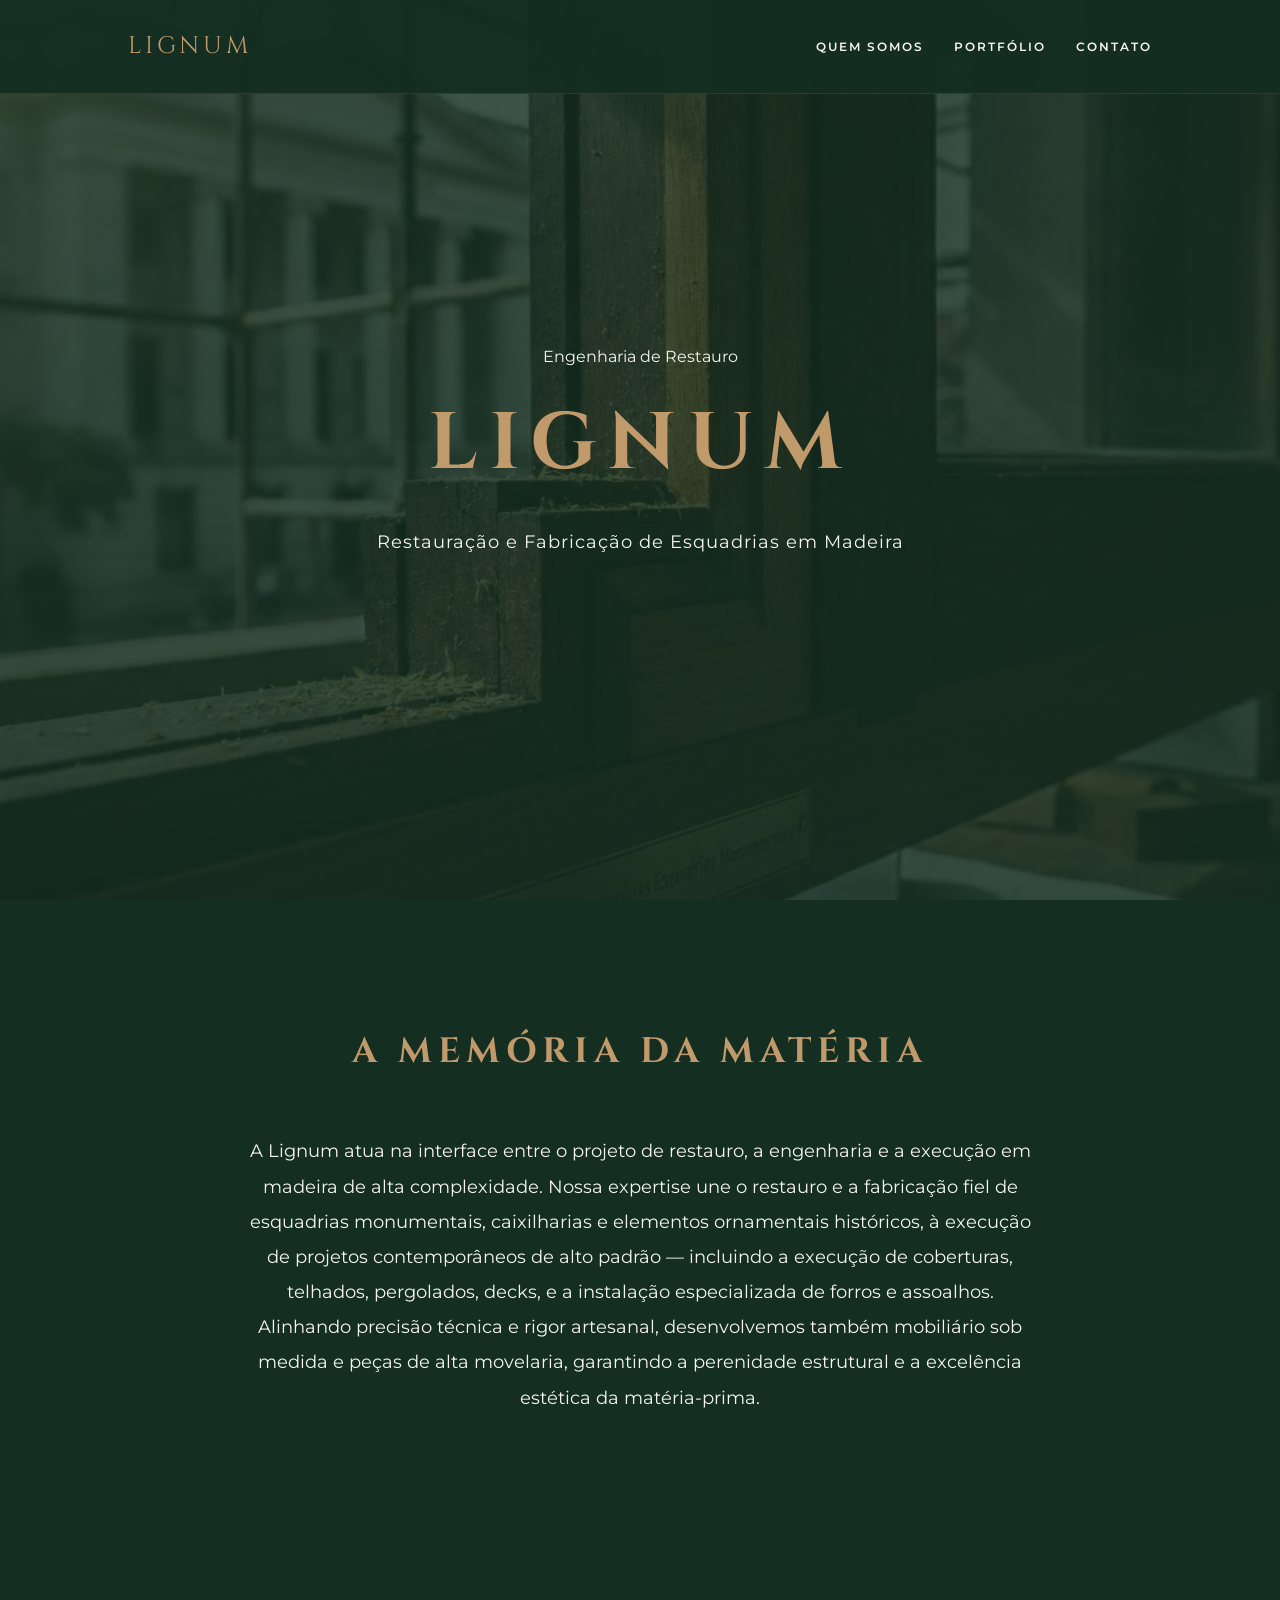
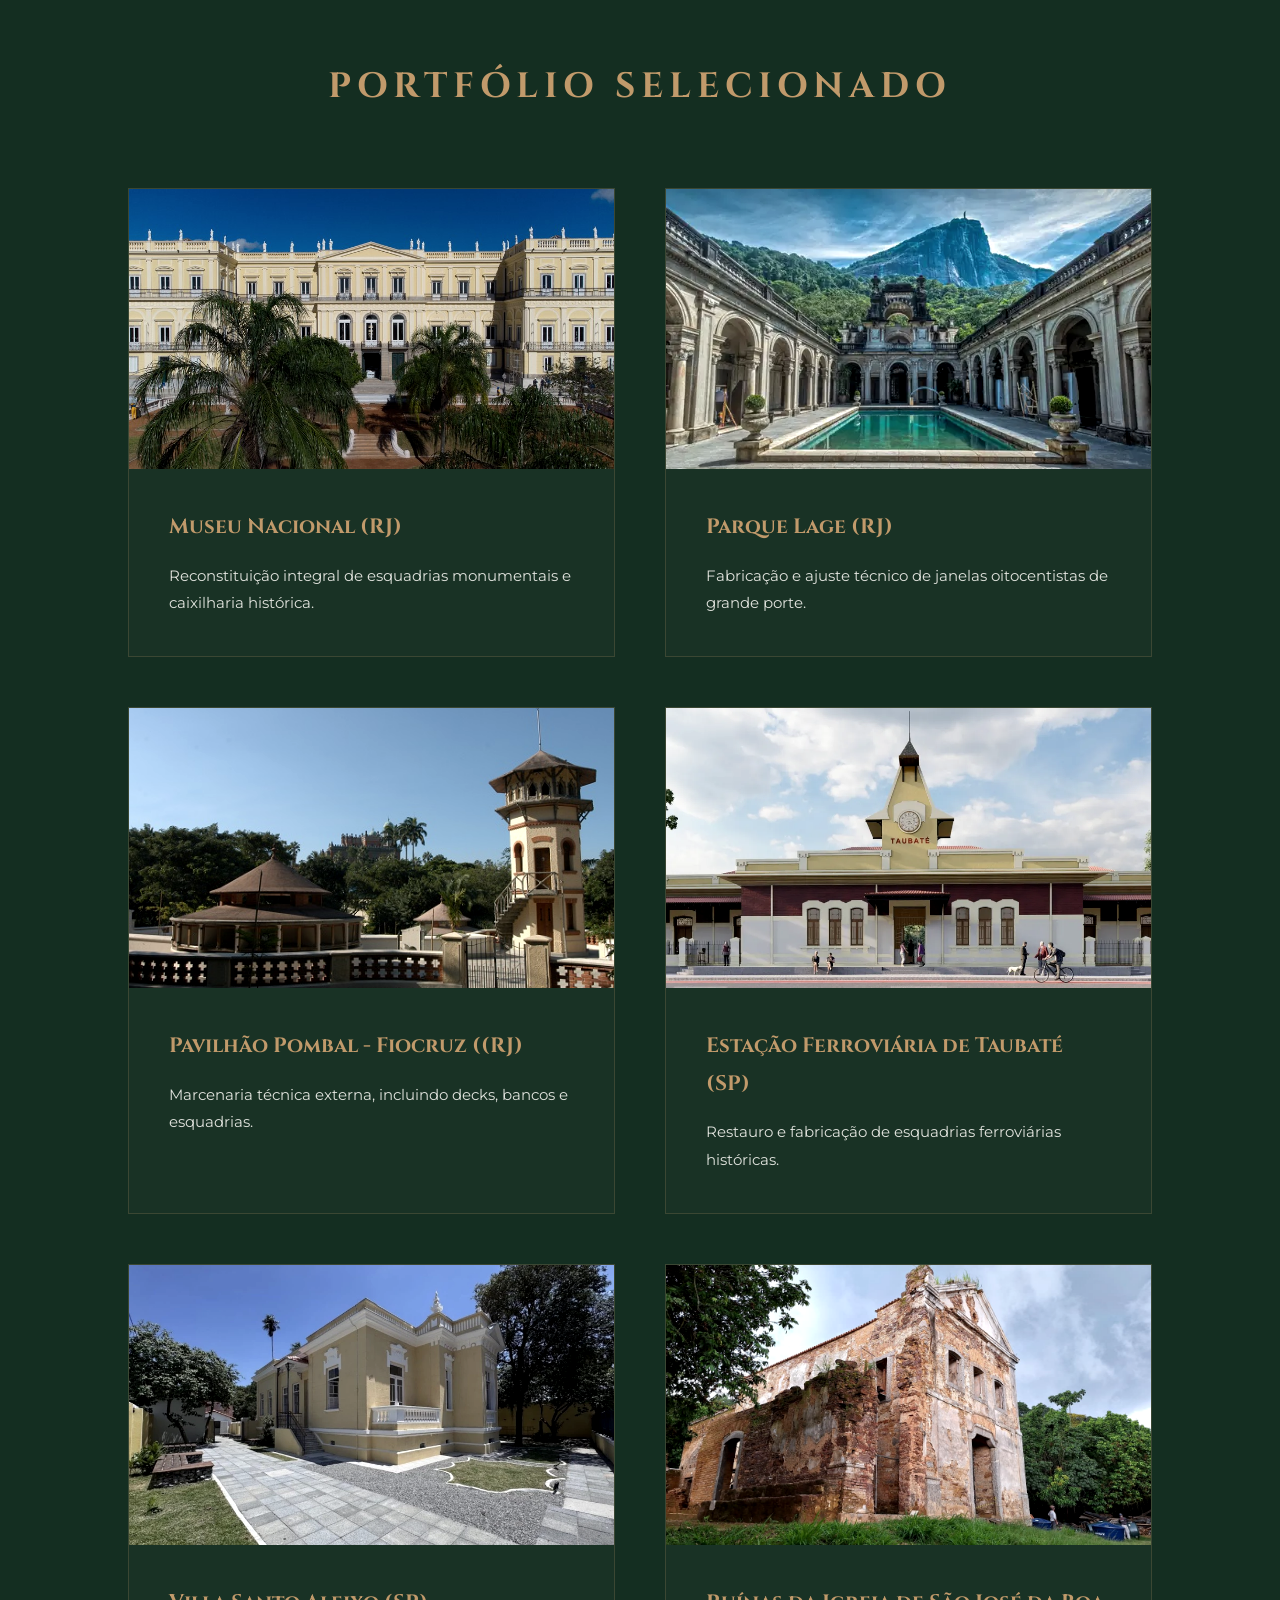
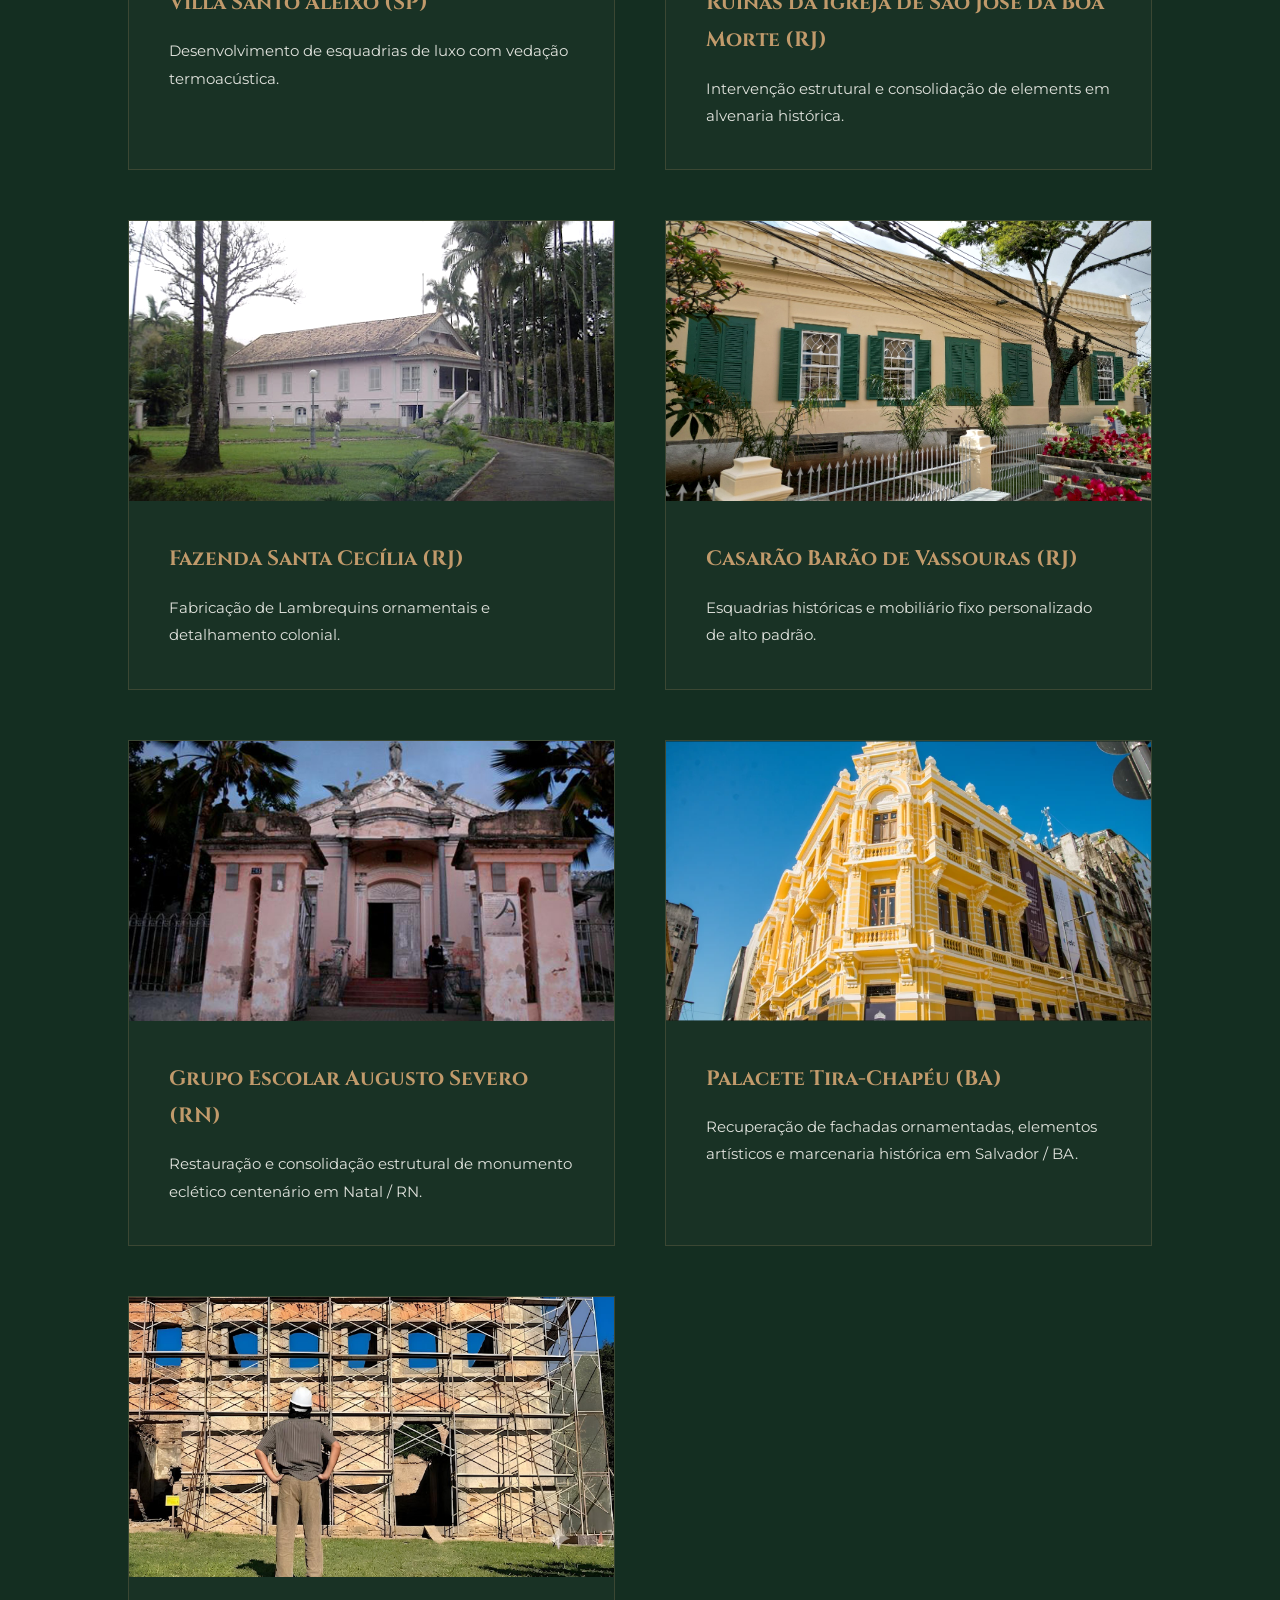
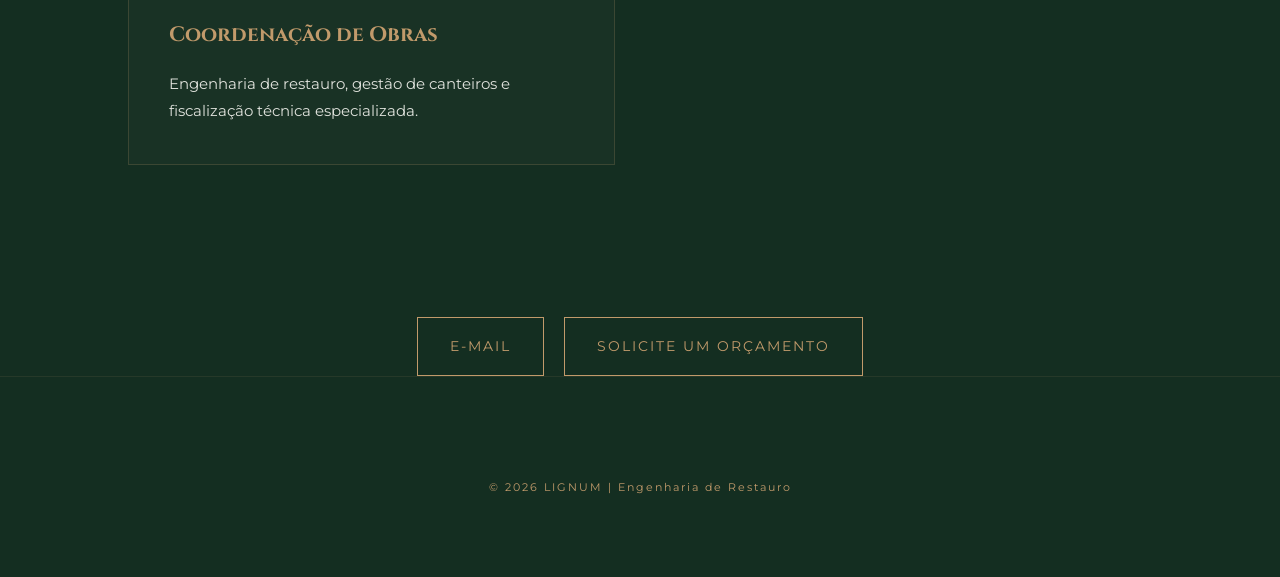
<file: index.html>
<!DOCTYPE html>
<html lang="pt-br">
<head>
    <meta charset="UTF-8">
    <meta name="viewport" content="width=device-width, initial-scale=1.0">
    <title>LIGNUM | Engenharia de Restauro</title>
    <link rel="preconnect" href="https://fonts.googleapis.com">
    <link rel="preconnect" href="https://fonts.gstatic.com" crossorigin>
    <link href="https://fonts.googleapis.com/css2?family=Cinzel:wght@400;700&family=Montserrat:wght@300;400;600&display=swap" rel="stylesheet">
    <link rel="stylesheet" href="style.css">
</head>
<body>

    <nav>
        <a href="#" class="logo">Lignum</a>
        <ul>
            <li><a href="#sobre">QUEM SOMOS</a></li>
            <li><a href="#projetos">PORTFÓLIO</a></li>
            <li><a href="#contato">CONTATO</a></li>
        </ul>
    </nav>

    <header>
        <p class="hero-tagline">Engenharia de Restauro</p>
        <h1>Lignum</h1>
        <p class="subtitle">Restauração e Fabricação de Esquadrias em Madeira</p>
    </header>

  <section id="sobre">
        <h2>A Memória da Matéria</h2>
        <div class="sobre-conteudo">
            <p>A Lignum atua na interface entre o projeto de restauro, a engenharia e a execução em madeira de alta complexidade. Nossa expertise une o restauro e a fabricação fiel de esquadrias monumentais, caixilharias e elementos ornamentais históricos, à execução de projetos contemporâneos de alto padrão — incluindo a execução de coberturas, telhados, pergolados, decks, e a instalação especializada de forros e assoalhos. Alinhando precisão técnica e rigor artesanal, desenvolvemos também mobiliário sob medida e peças de alta movelaria, garantindo a perenidade estrutural e a excelência estética da matéria-prima.</p>
        </div>
    </section>

    <section id="projetos">
        <h2>Portfólio Selecionado</h2>
        <div class="grid-projetos">
            
            <a href="projetos/museu-nacional.html" class="card-projeto">
                <div class="placeholder-imagem">
                    <img src="assets/img/museu-capa.jpg" alt="Museu Nacional" style="width: 100%; height: 100%; object-fit: cover; filter: grayscale(20%) contrast(110%);">
                </div>
                <div class="card-info">
                    <h3>Museu Nacional (RJ)</h3>
                    <p>Reconstituição integral de esquadrias monumentais e caixilharia histórica.</p>
                </div>
            </a>

            <a href="projetos/parque-lage.html" class="card-projeto">
                <div class="placeholder-imagem">
                    <img src="assets/img/parque-lage-capa.jpg" alt="Parque Lage" style="width: 100%; height: 100%; object-fit: cover; filter: grayscale(20%) contrast(110%);">
                </div>
                <div class="card-info">
                    <h3>Parque Lage (RJ)</h3>
                    <p>Fabricação e ajuste técnico de janelas oitocentistas de grande porte.</p>
                </div>
            </a>

            <a href="projetos/fiocruz.html" class="card-projeto">
                <div class="placeholder-imagem">
                    <img src="assets/img/fiocruz-capa.jpg" alt="Pavilhão Pombal Fiocruz" style="width: 100%; height: 100%; object-fit: cover; filter: grayscale(20%) contrast(110%);">
                </div>
                <div class="card-info">
                    <h3>Pavilhão Pombal - Fiocruz ((RJ)</h3>
                    <p>Marcenaria técnica externa, incluindo decks, bancos e esquadrias.</p>
                </div>
            </a>

            <a href="projetos/taubate.html" class="card-projeto">
                <div class="placeholder-imagem">
                    <img src="assets/img/taubate-capa.jpg" alt="Estação Taubaté" style="width: 100%; height: 100%; object-fit: cover; filter: grayscale(20%) contrast(110%);">
                </div>
                <div class="card-info">
                    <h3>Estação Ferroviária de Taubaté (SP)</h3>
                    <p>Restauro e fabricação de esquadrias ferroviárias históricas.</p>
                </div>
            </a>

            <a href="projetos/villa-santo-aleixo.html" class="card-projeto">
                <div class="placeholder-imagem">
                    <img src="assets/img/santo-aleixo-capa.jpg" alt="Villa Santo Aleixo" style="width: 100%; height: 100%; object-fit: cover; filter: grayscale(20%) contrast(110%);">
                </div>
                <div class="card-info">
                    <h3>Villa Santo Aleixo (SP)</h3>
                    <p>Desenvolvimento de esquadrias de luxo com vedação termoacústica.</p>
                </div>
            </a>

            <a href="projetos/ruina-macacu.html" class="card-projeto">
                <div class="placeholder-imagem">
                    <img src="assets/img/macacu-capa.jpg" alt="Ruínas de Macacu" style="width: 100%; height: 100%; object-fit: cover; filter: grayscale(20%) contrast(110%);">
                </div>
                <div class="card-info">
                    <h3>Ruínas da Igreja de São José da Boa Morte (RJ)</h3>
                    <p>Intervenção estrutural e consolidação de elements em alvenaria histórica.</p>
                </div>
            </a>

            <a href="projetos/fazenda-santa-cecilia.html" class="card-projeto">
                <div class="placeholder-imagem">
                    <img src="assets/img/santa-cecilia-capa.jpg" alt="Fazenda Santa Cecília" style="width: 100%; height: 100%; object-fit: cover; filter: grayscale(20%) contrast(110%);">
                </div>
                <div class="card-info">
                    <h3>Fazenda Santa Cecília (RJ)</h3>
                    <p>Fabricação de Lambrequins ornamentais e detalhamento colonial.</p>
                </div>
            </a>

            <a href="projetos/casarao-vassouras.html" class="card-projeto">
                <div class="placeholder-imagem">
                    <img src="assets/img/vassouras-capa.jpg" alt="Casarão Barão de Vassouras" style="width: 100%; height: 100%; object-fit: cover; filter: grayscale(20%) contrast(110%);">
                </div>
                <div class="card-info">
                    <h3>Casarão Barão de Vassouras (RJ)</h3>
                    <p>Esquadrias históricas e mobiliário fixo personalizado de alto padrão.</p>
                </div>
            </a>

<a href="projetos/augusto-severo.html" class="card-projeto">
        <div class="placeholder-imagem">
            <img src="assets/img/augusto-severo-capa.jpg" alt="Grupo Escolar Augusto Severo Lignum" style="width: 100%; height: 100%; object-fit: cover;">
        </div>
        <div class="card-info">
            <h3>Grupo Escolar Augusto Severo (RN)</h3>
            <p>Restauração e consolidação estrutural de monumento eclético centenário em Natal / RN.</p>
        </div>
    </a>

    <a href="projetos/palacete-tira-chapeu.html" class="card-projeto">
        <div class="placeholder-imagem">
            <img src="assets/img/tira-chapeu-capa.jpg" alt="Palacete Tira-Chapéu Lignum" style="width: 100%; height: 100%; object-fit: cover;">
        </div>
        <div class="card-info">
            <h3>Palacete Tira-Chapéu (BA)</h3>
            <p>Recuperação de fachadas ornamentadas, elementos artísticos e marcenaria histórica em Salvador / BA.</p>
        </div>
    </a>

            
          <a href="projetos/coordenacao-obras.html" class="card-projeto">
    <div class="placeholder-imagem">
        <img src="assets/img/coordenacao-capa.jpeg" alt="Coordenação de Obras Lignum" style="width: 100%; height: 100%; object-fit: cover;">
    </div>
    <div class="card-info">
        <h3>Coordenação de Obras</h3>
        <p>Engenharia de restauro, gestão de canteiros e fiscalização técnica especializada.</p>
    </div>
</a>
        </div>
    </section>

<div class="botoes-contato">
    <a href="mailto:lignum.engenharia@gmail.com" class="btn-contato-rodape">E-MAIL</a>
    <a href="https://wa.me/5521995161995?text=Olá!%20Gostaria%20de%20solicitar%20um%20orçamento%20com%20a%20Lignum." target="_blank" class="btn-contato-rodape">SOLICITE UM ORÇAMENTO</a>
</div>

    <footer>
        <br>
        &copy; 2026 LIGNUM | Engenharia de Restauro
    </footer>

    <script src="script.js"></script>
</body>
</html>
</file>
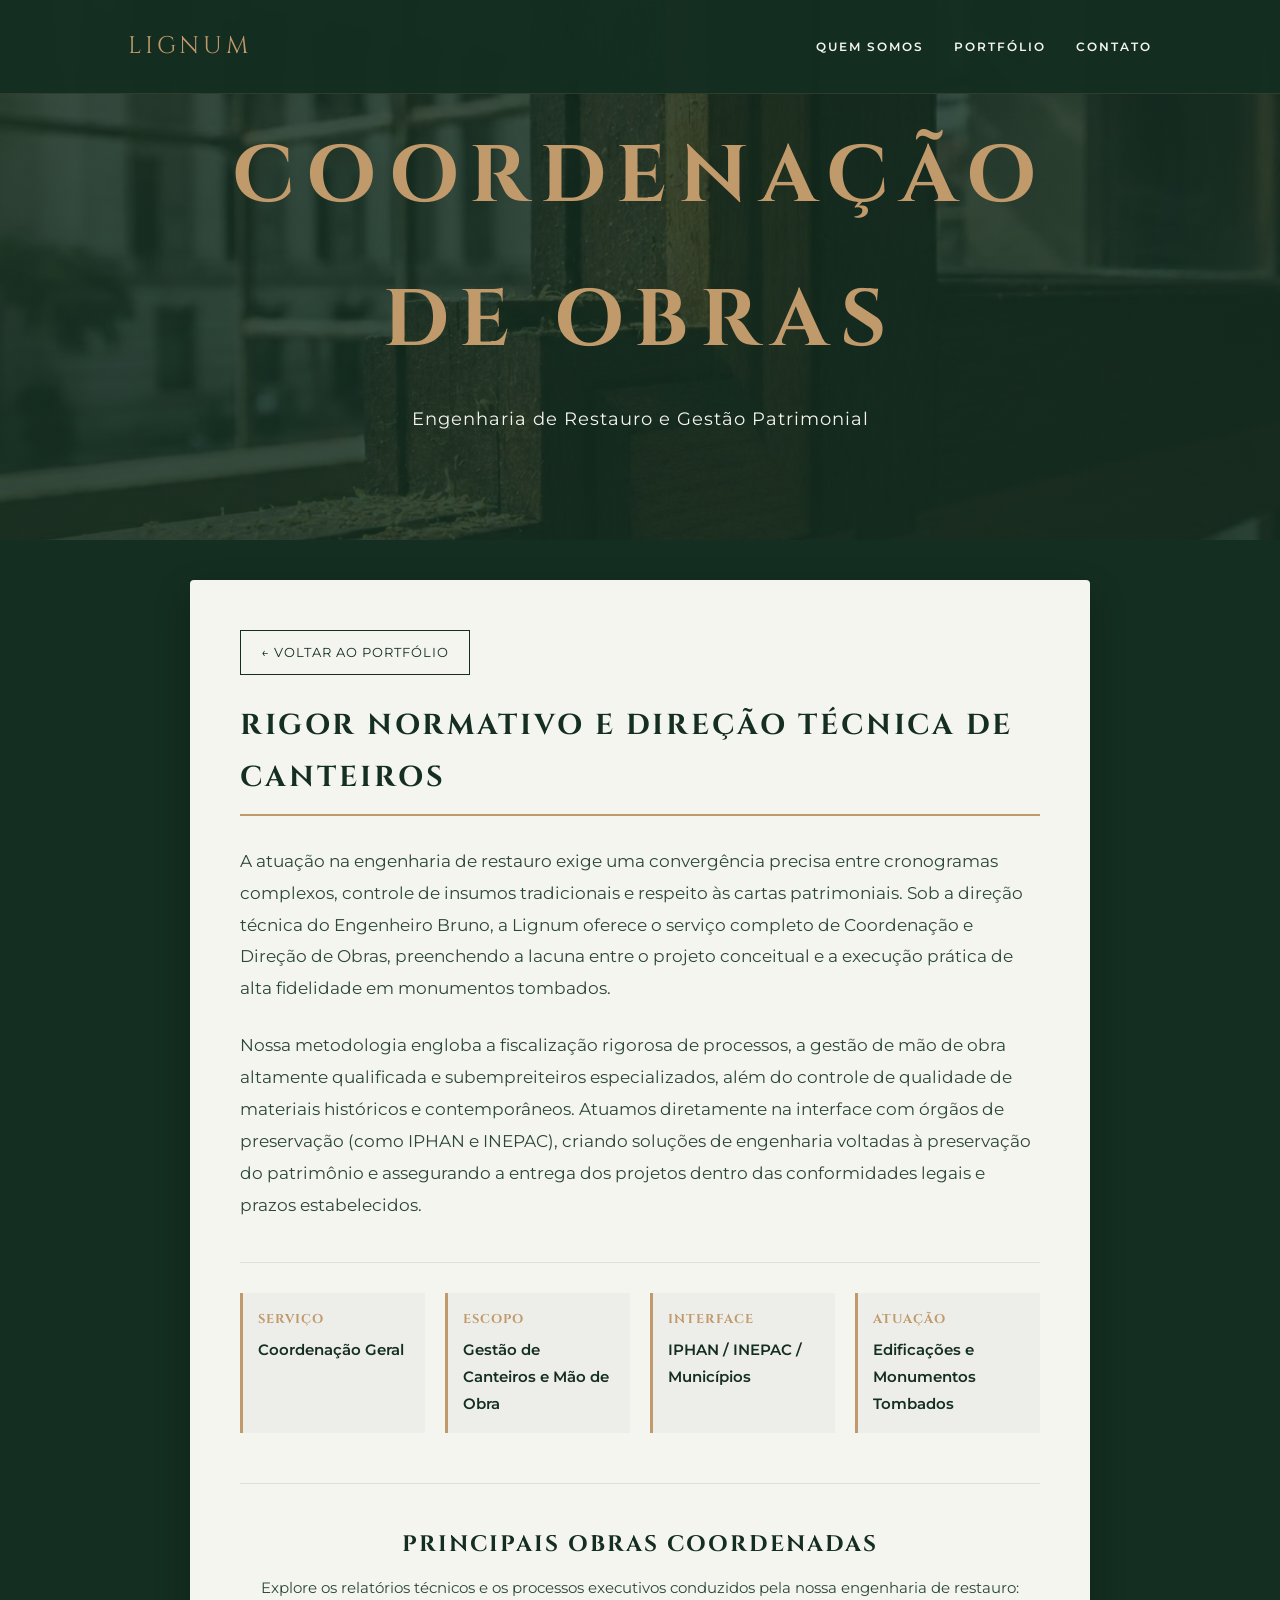
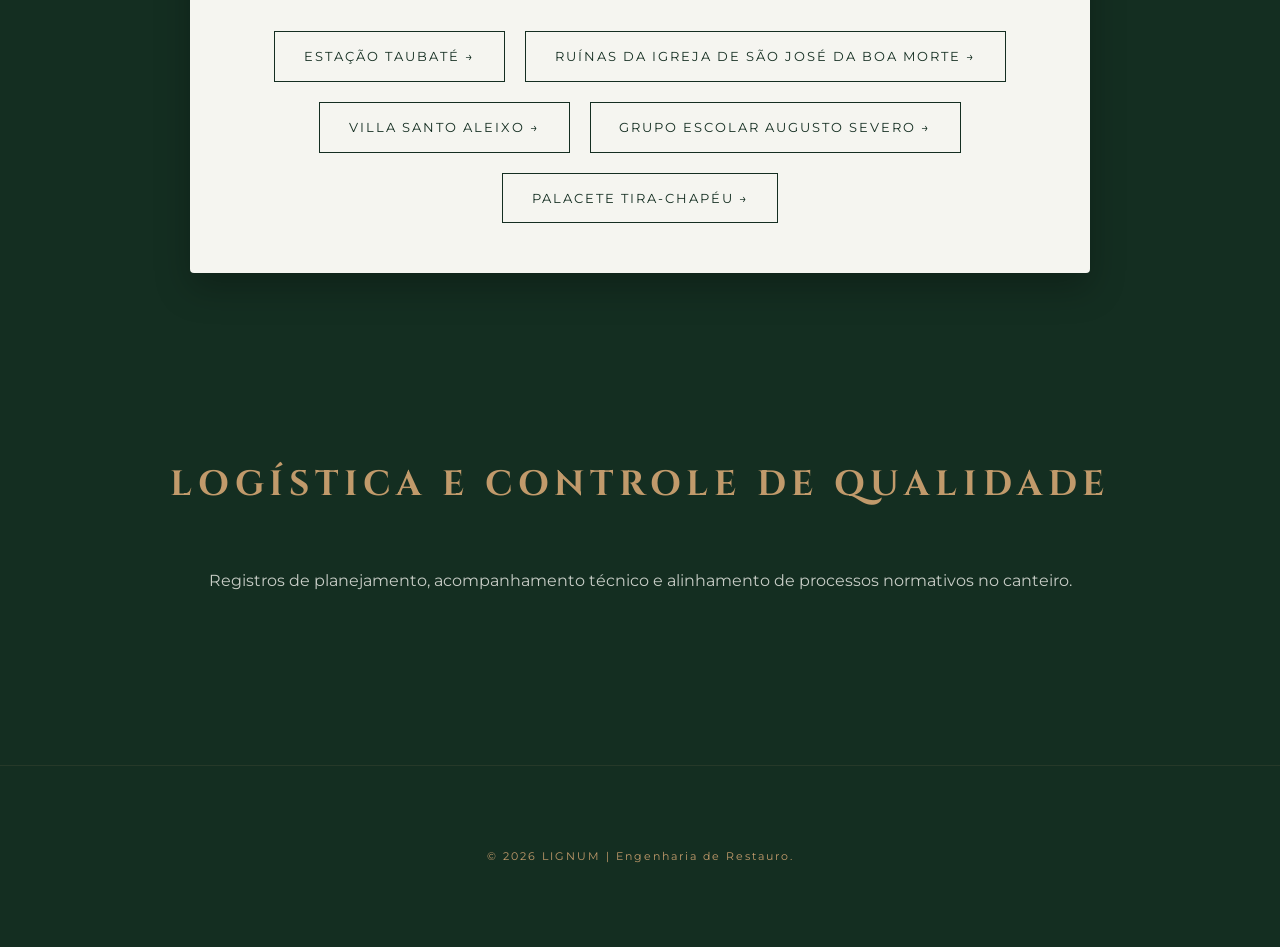
<file: projetos/coordenacao-obras.html>
<!DOCTYPE html>
<html lang="pt-br">
<head>
    <meta charset="UTF-8">
    <meta name="viewport" content="width=device-width, initial-scale=1.0">
    <title>LIGNUM | Coordenação de Obras</title>
    
    <link rel="preconnect" href="https://fonts.googleapis.com">
    <link rel="preconnect" href="https://fonts.gstatic.com" crossorigin>
    <link href="https://fonts.googleapis.com/css2?family=Cinzel:wght@400;700&family=Montserrat:wght@200;400;600&display=swap" rel="stylesheet">
    
    <link rel="stylesheet" href="../style.css">
</head>
<body>

    <nav>
        <a href="../index.html" class="logo">Lignum</a>
        <ul>
            <li><a href="../index.html#sobre">QUEM SOMOS</a></li>
            <li><a href="../index.html#projetos">PORTFÓLIO</a></li>
            <li><a href="../index.html#contato">CONTATO</a></li>
        </ul>
    </nav>

    <header class="header-projeto">
        <h1>Coordenação de Obras</h1>
        <p class="subtitle">Engenharia de Restauro e Gestão Patrimonial</p>
    </header>

    <section>
        <div class="conteudo-historia">
            <a href="../index.html#projetos" class="btn-lignum btn-voltar">← Voltar ao Portfólio</a>
            
            <h2>Rigor Normativo e Direção Técnica de Canteiros</h2>
            
            <div class="texto-narrativo">
                <p>A atuação na engenharia de restauro exige uma convergência precisa entre cronogramas complexos, controle de insumos tradicionais e respeito às cartas patrimoniais. Sob a direção técnica do Engenheiro Bruno, a Lignum oferece o serviço completo de Coordenação e Direção de Obras, preenchendo a lacuna entre o projeto conceitual e a execução prática de alta fidelidade em monumentos tombados.</p>
                <p>Nossa metodologia engloba a fiscalização rigorosa de processos, a gestão de mão de obra altamente qualificada e subempreiteiros especializados, além do controle de qualidade de materiais históricos e contemporâneos. Atuamos diretamente na interface com órgãos de preservação (como IPHAN e INEPAC), criando soluções de engenharia voltadas à preservação do patrimônio e assegurando a entrega dos projetos dentro das conformidades legais e prazos estabelecidos.</p>
            </div>

            <div class="ficha-tecnica">
                <div class="item-ficha">
                    <h4>Serviço</h4>
                    <p>Coordenação Geral</p>
                </div>
                <div class="item-ficha">
                    <h4>Escopo</h4>
                    <p>Gestão de Canteiros e Mão de Obra</p>
                </div>
                <div class="item-ficha">
                    <h4>Interface</h4>
                    <p>IPHAN / INEPAC / Municípios</p>
                </div>
                <div class="item-ficha">
                    <h4>Atuação</h4>
                    <p>Edificações e Monumentos Tombados</p>
                </div>
            </div>

            <div class="obras-vinculadas">
                <h3>Principais Obras Coordenadas</h3>
                <p class="desc-vinculo">Explore os relatórios técnicos e os processos executivos conduzidos pela nossa engenharia de restauro:</p>
                <div class="links-coordenacao">
                    <a href="taubate.html" class="btn-lignum-mini">Estação Taubaté →</a>
                    <a href="ruina-macacu.html" class="btn-lignum-mini">Ruínas da Igreja de São José da Boa Morte →</a>
                    <a href="villa-santo-aleixo.html" class="btn-lignum-mini">Villa Santo Aleixo →</a>
                    <a href="augusto-severo.html" class="btn-lignum-mini">Grupo Escolar Augusto Severo →</a>
                    <a href="palacete-tira-chapeu.html" class="btn-lignum-mini">Palacete Tira-Chapéu →</a>
                </div>
            </div>

        </div>
    </section>

    <section class="galeria-obra">
        <h2>Logística e Controle de Qualidade</h2>
        <p class="sub-galeria">Registros de planejamento, acompanhamento técnico e alinhamento de processos normativos no canteiro.</p>
        
        <div class="grid-detalhes">
       
        </div>
    </section>

    <footer>
        &copy; 2026 LIGNUM | Engenharia de Restauro.
    </footer>

</body>
</html>
</file>
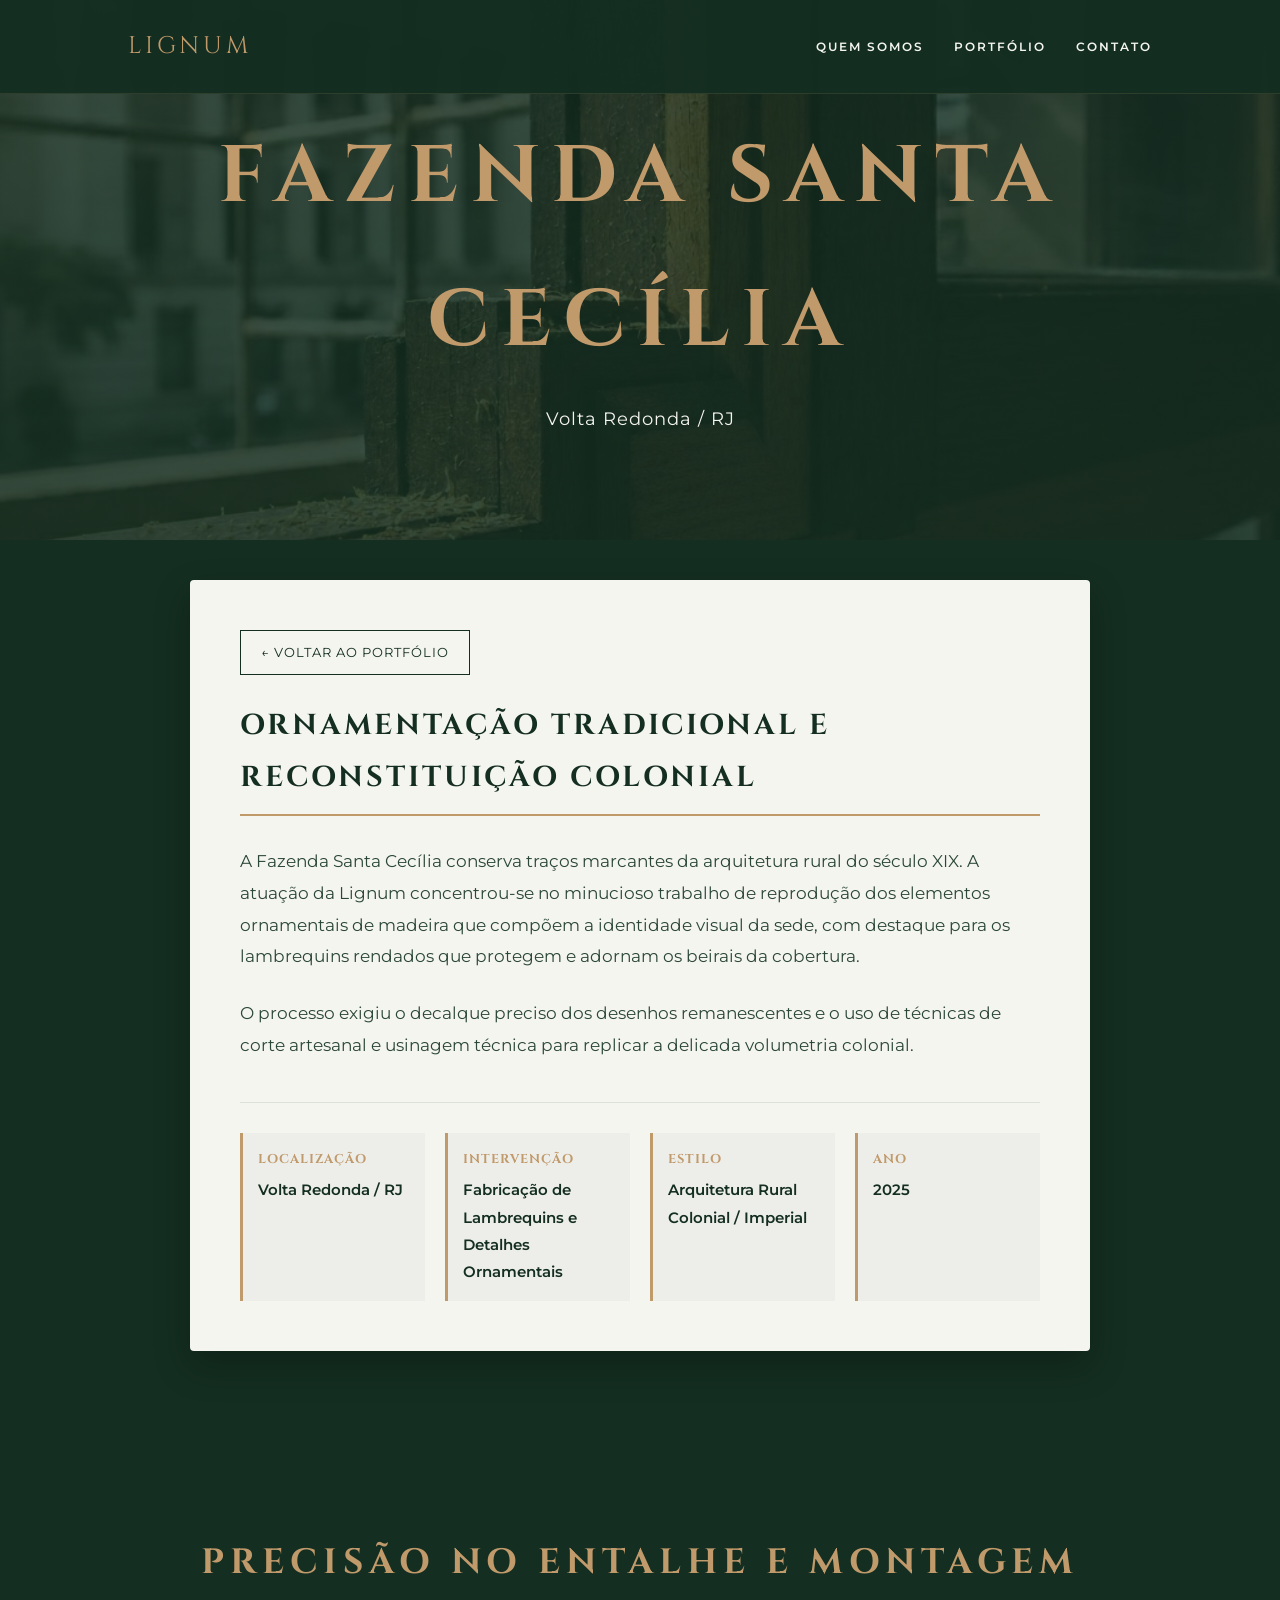
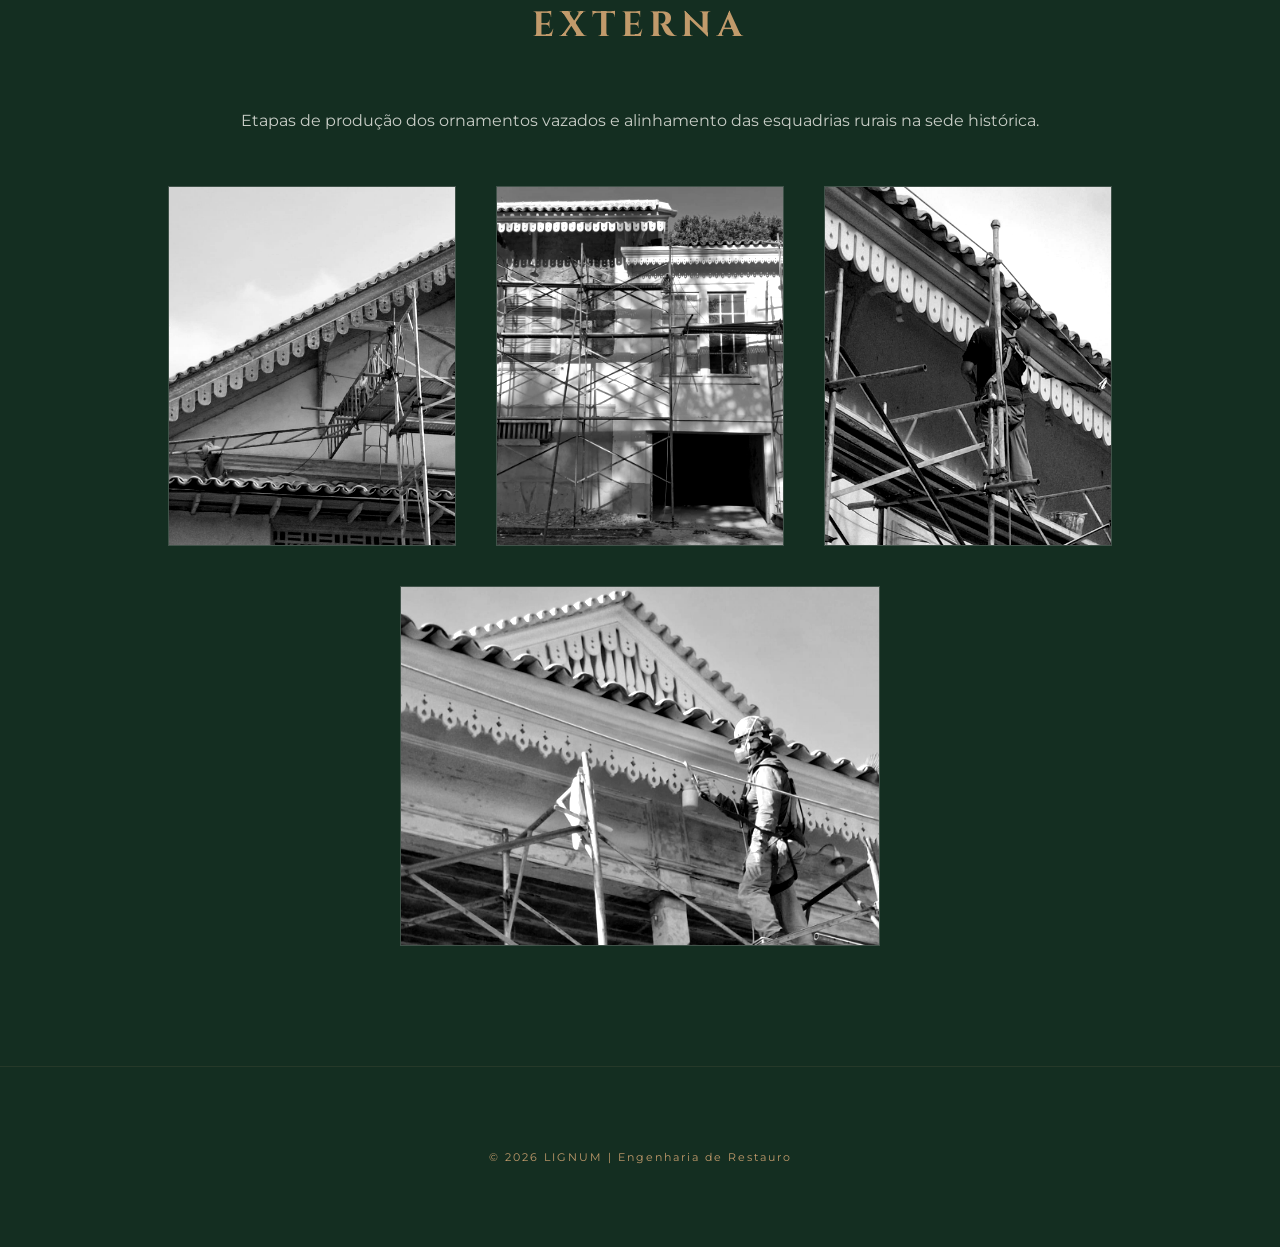
<file: projetos/fazenda-santa-cecilia.html>
</body>
</html><!DOCTYPE html>
<html lang="pt-br">
<head>
    <meta charset="UTF-8">
    <meta name="viewport" content="width=device-width, initial-scale=1.0">
    <title>LIGNUM | Fazenda Santa Cecília</title>
    
    <link rel="preconnect" href="https://fonts.googleapis.com">
    <link rel="preconnect" href="https://fonts.gstatic.com" crossorigin>
    <link href="https://fonts.googleapis.com/css2?family=Cinzel:wght@400;700&family=Montserrat:wght@200;400;600&display=swap" rel="stylesheet">
    
    <link rel="stylesheet" href="../style.css">
</head>
<body>

    <nav>
        <a href="../index.html" class="logo">Lignum</a>
        <ul>
            <li><a href="../index.html#sobre">QUEM SOMOS</a></li>
            <li><a href="../index.html#projetos">PORTFÓLIO</a></li>
            <li><a href="../index.html#contato">CONTATO</a></li>
        </ul>
    </nav>

    <header class="header-projeto">
        <h1>Fazenda Santa Cecília</h1>
        <p class="subtitle">Volta Redonda / RJ</p>
    </header>

    <section>
        <div class="conteudo-historia">
            <a href="../index.html#projetos" class="btn-lignum btn-voltar">← Voltar ao Portfólio</a>
            
            <h2>Ornamentação Tradicional e Reconstituição Colonial</h2>
            
            <div class="texto-narrativo">
                <p>A Fazenda Santa Cecília conserva traços marcantes da arquitetura rural do século XIX. A atuação da Lignum concentrou-se no minucioso trabalho de reprodução dos elementos ornamentais de madeira que compõem a identidade visual da sede, com destaque para os lambrequins rendados que protegem e adornam os beirais da cobertura.</p>
                <p>O processo exigiu o decalque preciso dos desenhos remanescentes e o uso de técnicas de corte artesanal e usinagem técnica para replicar a delicada volumetria colonial.</p>
            </div>

            <div class="ficha-tecnica">
                <div class="item-ficha">
                    <h4>Localização</h4>
                    <p>Volta Redonda / RJ</p>
                </div>
                <div class="item-ficha">
                    <h4>Intervenção</h4>
                    <p>Fabricação de Lambrequins e Detalhes Ornamentais</p>
                </div>
                <div class="item-ficha">
                    <h4>Estilo</h4>
                    <p>Arquitetura Rural Colonial / Imperial</p>
                </div>
                <div class="item-ficha">
                    <h4>Ano</h4>
                    <p>2025</p>
                </div>
            </div>
        </div>
    </section>

    <section class="galeria-obra">
        <h2>Precisão no Entalhe e Montagem Externa</h2>
        <p class="sub-galeria">Etapas de produção dos ornamentos vazados e alinhamento das esquadrias rurais na sede histórica.</p>
        
        <div class="grid-detalhes">
            <div class="foto-tecnica">
                <img src="../assets/img/santa-cecilia-processo1.jpeg" alt="Fabricação de lambrequins em madeira" class="foto-tratada">
              
            </div>
            
            <div class="foto-tecnica">
                <img src="../assets/img/santa-cecilia-processo2.jpeg" alt="Instalação de janelas coloniais" class="foto-tratada">
              
            </div>
              <div class="foto-tecnica">

                <img src="../assets/img/santa-cecilia-processo3.jpeg" alt="Restauro" class="foto-tratada">

            </div>

            <div class="foto-tecnica">

                <img src="../assets/img/santa-cecilia-processo4.jpeg" alt="Restauro" class="foto-tratada">

            </div>
        </div>
    </section>

    <footer>
        &copy; 2026 LIGNUM | Engenharia de Restauro
    </footer>

</body>
</html>
</file>
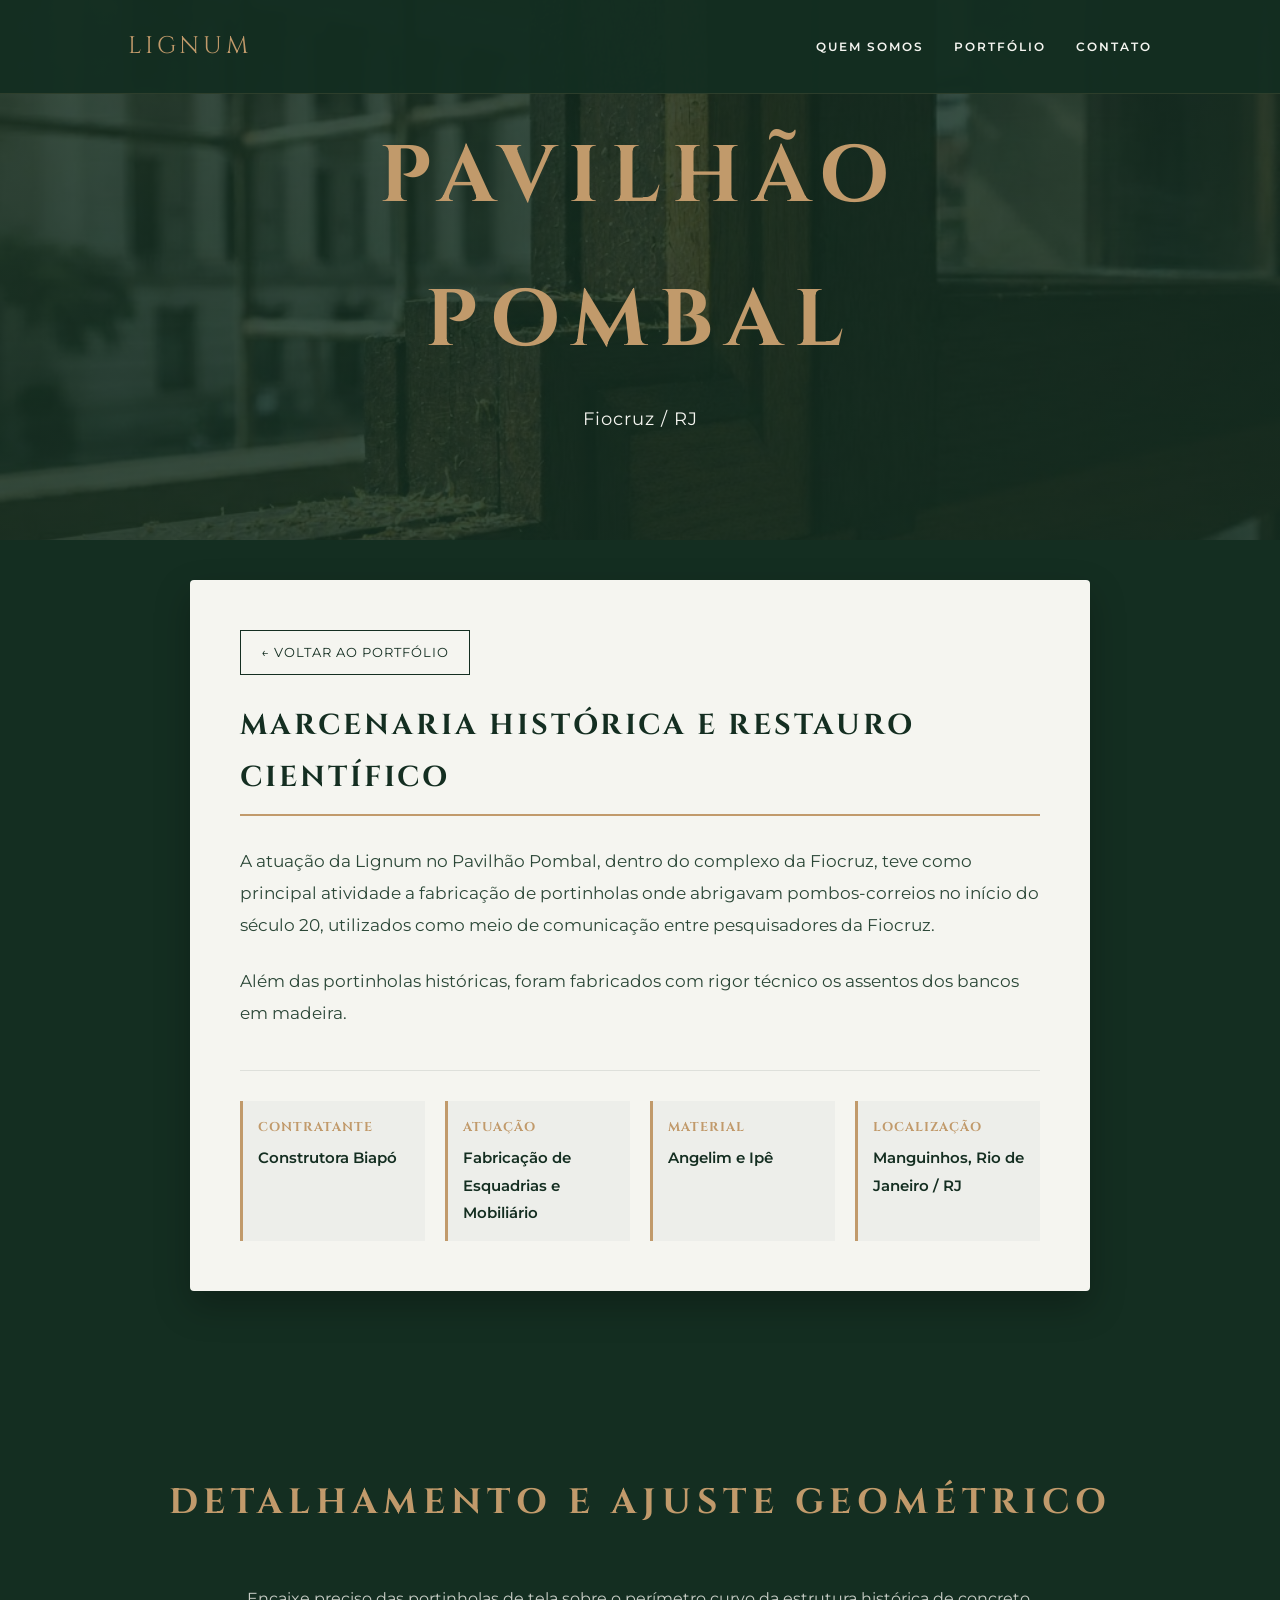
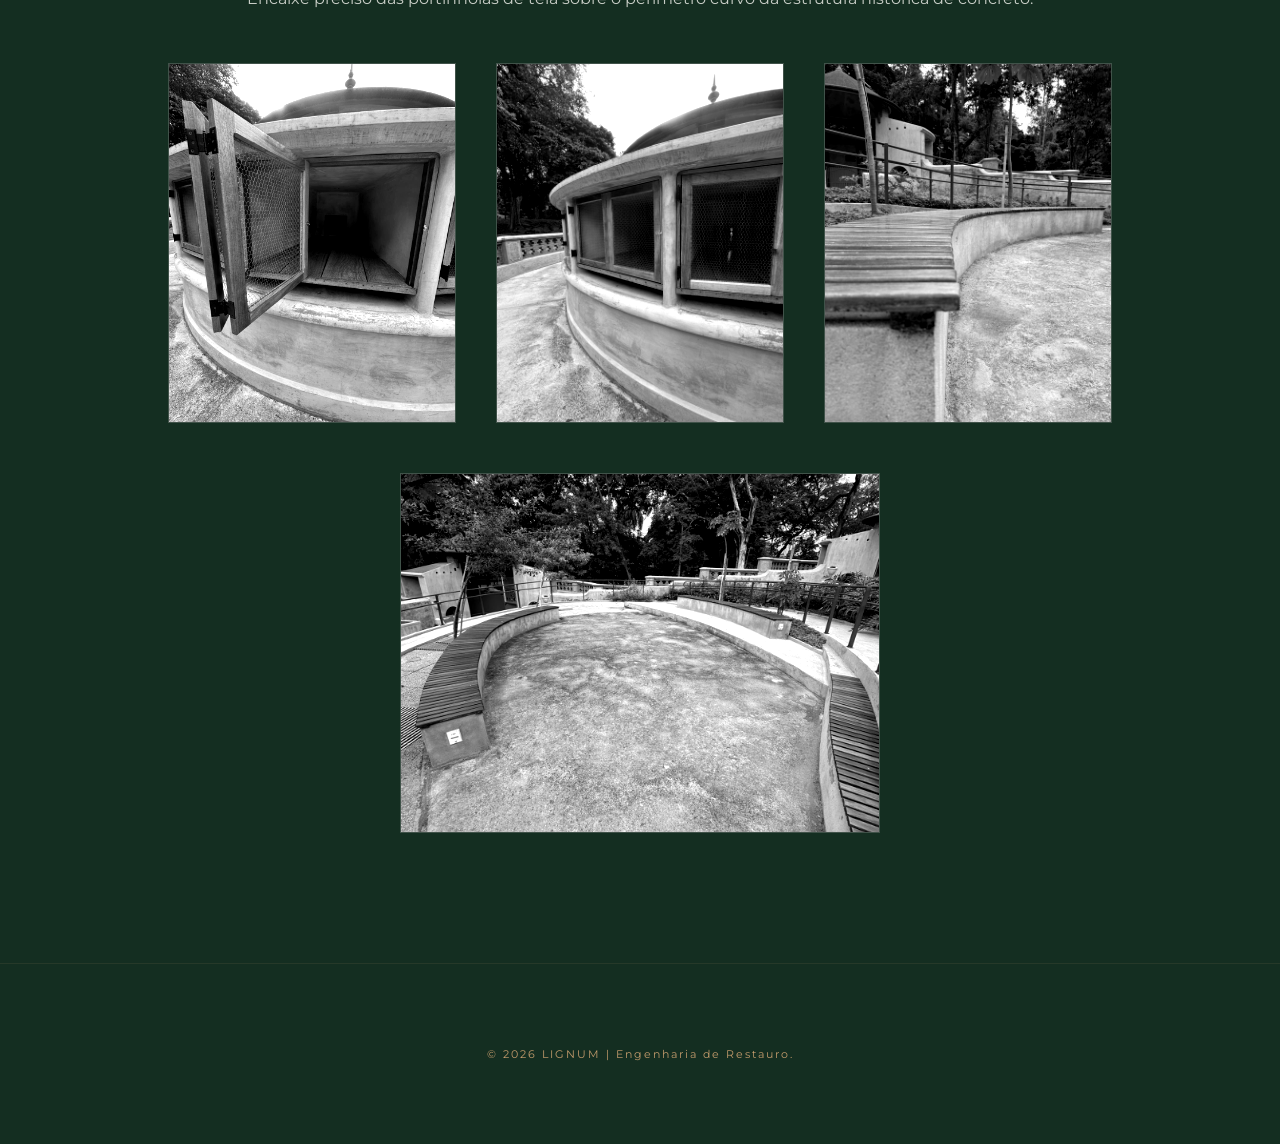
<file: projetos/fiocruz.html>
<!DOCTYPE html>
<html lang="pt-br">
<head>
    <meta charset="UTF-8">
    <meta name="viewport" content="width=device-width, initial-scale=1.0">
    <title>LIGNUM | Pavilhão Pombal - Fiocruz</title>
    
    <link rel="preconnect" href="https://fonts.googleapis.com">
    <link rel="preconnect" href="https://fonts.gstatic.com" crossorigin>
    <link href="https://fonts.googleapis.com/css2?family=Cinzel:wght@400;700&family=Montserrat:wght@200;400;600&display=swap" rel="stylesheet">
    
    <link rel="stylesheet" href="../style.css">
</head>
<body>

    <nav>
        <a href="../index.html" class="logo">Lignum</a>
        <ul>
            <li><a href="../index.html#sobre">QUEM SOMOS</a></li>
            <li><a href="../index.html#projetos">PORTFÓLIO</a></li>
            <li><a href="../index.html#contato">CONTATO</a></li>
        </ul>
    </nav>

    <header class="header-projeto">
        <h1>Pavilhão Pombal</h1>
        <p class="subtitle">Fiocruz / RJ</p>
    </header>

    <section>
        <div class="conteudo-historia">
            <a href="../index.html#projetos" class="btn-lignum btn-voltar">← Voltar ao Portfólio</a>
            
            <h2>Marcenaria Histórica e Restauro Científico</h2>
            
            <div class="texto-narrativo">
                <p>A atuação da Lignum no Pavilhão Pombal, dentro do complexo da Fiocruz, teve como principal atividade a fabricação de portinholas onde abrigavam pombos-correios no início do século 20, utilizados como meio de comunicação entre pesquisadores da Fiocruz.</p>
                <p>Além das portinholas históricas, foram fabricados com rigor técnico os assentos dos bancos em madeira.</p>
            </div>

            <div class="ficha-tecnica">
                <div class="item-ficha">
                    <h4>Contratante</h4>
                    <p>Construtora Biapó</p>
                </div>
                <div class="item-ficha">
                    <h4>Atuação</h4>
                    <p>Fabricação de Esquadrias e Mobiliário</p>
                </div>
                <div class="item-ficha">
                    <h4>Material</h4>
                    <p>Angelim e Ipê</p>
                </div>
                <div class="item-ficha">
                    <h4>Localização</h4>
                    <p>Manguinhos, Rio de Janeiro / RJ</p>
                </div>
            </div>
        </div>
    </section>

  <section class="galeria-obra">
        <h2>Detalhamento e Ajuste Geométrico</h2>
        <p class="sub-galeria">Encaixe preciso das portinholas de tela sobre o perímetro curvo da estrutura histórica de concreto.</p>
        
        <div class="grid-detalhes">
            <div class="foto-tecnica">
                <img src="../assets/img/fiocruz-processo1.jpg" alt="Portinhola do pombal aberta" class="foto-tratada">
               
            </div>
            
            <div class="foto-tecnica">
                <img src="../assets/img/friocruz-processo2.jpg" alt="Portinhas do pombal fechadas" class="foto-tratada">
             
            </div>
              <div class="foto-tecnica">

                <img src="../assets/img/fiocruz-processo3.jpg" alt="Restauro" class="foto-tratada">

            </div>

            <div class="foto-tecnica">

                <img src="../assets/img/friocruz-processo4.jpg" alt="Restauro" class="foto-tratada">

            </div>
        </div>
    </section>

    <footer>
        &copy; 2026 LIGNUM | Engenharia de Restauro.
    </footer>

</body>
</html>
</file>
<file: style.css>
/* ==========================================================================
   PALETA DE CORES LIGNUM
   ========================================================================== */
:root {
    --lignum-green: #142E21;   
    --lignum-gold: #C19A6B;    
    --lignum-offwhite: #F5F5F0; 
}

/* RESET E PADRONIZAÇÃO */
* { 
    margin: 0; 
    padding: 0; 
    box-sizing: border-box; 
    scroll-behavior: smooth; 
}

body { 
    background-color: var(--lignum-green);
    color: var(--lignum-offwhite);
    font-family: 'Montserrat', sans-serif; 
    line-height: 1.8;
    font-weight: 400;
}

/* LINKS - MATANDO O AZUL PADRÃO */
a {
    color: inherit;
    text-decoration: none;
    transition: 0.3s;
}

/* ==========================================================================
   NAVEGAÇÃO
   ========================================================================== */
nav {
    display: flex;
    justify-content: space-between;
    align-items: center;
    padding: 25px 10%;
    position: fixed;
    width: 100%;
    top: 0;
    z-index: 1000;
    background-color: rgba(20, 46, 33, 0.95);
    border-bottom: 1px solid rgba(193, 154, 107, 0.15);
}

.logo {
    font-family: 'Cinzel', serif;
    color: var(--lignum-gold);
    font-size: 1.5rem;
    letter-spacing: 4px;
    text-transform: uppercase;
}

nav ul { display: flex; list-style: none; }
nav ul li { margin-left: 30px; }
nav ul li a { 
    font-size: 0.75rem; 
    letter-spacing: 2px; 
    text-transform: uppercase; 
    font-weight: 600; 
    color: var(--lignum-offwhite);
}

/* ==========================================================================
   HEADERS E HERO
   ========================================================================== */
header, .header-projeto {
    height: 100vh;
    display: flex;
    flex-direction: column;
    justify-content: center;
    align-items: center;
    text-align: center;
    padding: 0 15%;
    background: linear-gradient(rgba(20, 46, 33, 0.8), rgba(20, 46, 33, 0.85)), 
                url('assets/img/hero-lignum.jpg'); 
    background-size: cover;
    background-position: center;
}

.header-projeto { height: 60vh; }

h1 { 
    font-family: 'Cinzel', serif; 
    color: var(--lignum-gold);
    font-size: clamp(3rem, 8vw, 5rem);
    letter-spacing: 12px;
    text-transform: uppercase;
    margin-bottom: 10px;
}

.subtitle {
    font-weight: 400;
    max-width: 800px;
    font-size: 1.1rem;
    letter-spacing: 1px;
}

/* ==========================================================================
   SEÇÕES GERAIS E QUEM SOMOS
   ========================================================================== */
section { 
    padding: 120px 10%; 
    max-width: 1400px;
    margin: 0 auto;
    text-align: center;
}

h2 {
    font-family: 'Cinzel', serif;
    color: var(--lignum-gold);
    font-size: 2.2rem;
    letter-spacing: 6px;
    margin-bottom: 50px;
    text-transform: uppercase;
}

.sobre-conteudo p {
    font-size: 1.1rem;
    font-weight: 400;
    max-width: 800px;
    margin: 0 auto;
    line-height: 2;
}

/* ==========================================================================
   PORTFÓLIO (HOME) - CARDS
   ========================================================================== */
.grid-projetos {
    display: grid;
    grid-template-columns: repeat(auto-fit, minmax(350px, 1fr));
    gap: 50px;
    padding-top: 20px;
}

.card-projeto {
    border: 1px solid rgba(193, 154, 107, 0.2);
    background-color: rgba(255, 255, 255, 0.02);
    opacity: 0; 
    transform: translateY(30px);
    transition: all 0.8s ease-out;
}

.card-projeto.active {
    opacity: 1;
    transform: translateY(0);
}

.placeholder-imagem {
    height: 280px;
    background-color: rgba(0,0,0,0.3);
    display: flex;
    align-items: center;
    justify-content: center;
    color: var(--lignum-gold);
    font-size: 0.7rem;
    text-transform: uppercase;
    letter-spacing: 3px;
}

.card-info { padding: 40px; text-align: left; }
.card-info h3 { font-family: 'Cinzel', serif; color: var(--lignum-gold); font-size: 1.3rem; margin-bottom: 15px; }
.card-info p { font-size: 0.95rem; font-weight: 400; color: var(--lignum-offwhite); opacity: 0.9; }

/* ==========================================================================
   NOVA ESTRUTURA: PÁGINAS INTERNAS DE PROJETOS (PADRONIZADA)
   ========================================================================== */
.conteudo-historia {
    background-color: var(--lignum-offwhite); /* Transforma o quadrado em Branco/Gelo */
    color: var(--lignum-green);               /* Texto principal em verde escuro */
    padding: 50px;
    border-radius: 4px;
    box-shadow: 0 15px 35px rgba(0, 0, 0, 0.25);
    text-align: left;                          
    max-width: 900px;
    margin: -80px auto 0 auto;                 /* Efeito flutuante sobre o cabeçalho */
    position: relative;
    z-index: 10;
}

.conteudo-historia h2 {
    color: var(--lignum-green);               
    font-size: 1.8rem;
    margin-bottom: 30px;
    border-bottom: 2px solid var(--lignum-gold);
    padding-bottom: 10px;
    letter-spacing: 3px;
}

.texto-narrativo p {
    color: #2b4737;                            /* Tom legível e elegante */
    font-size: 1.05rem;
    line-height: 1.9;
    margin-bottom: 25px;
}

.btn-voltar {
    margin-bottom: 25px !important;
    background-color: transparent;
    color: var(--lignum-green) !important;
    border-color: var(--lignum-green) !important;
}

.btn-voltar:hover {
    background-color: var(--lignum-green) !important;
    color: var(--lignum-offwhite) !important;
}

.ficha-tecnica {
    display: grid;
    grid-template-columns: repeat(auto-fit, minmax(180px, 1fr));
    gap: 20px;
    margin-top: 40px;
    padding-top: 30px;
    border-top: 1px solid rgba(20, 46, 33, 0.1);
}

.item-ficha {
    background: rgba(20, 46, 33, 0.03);
    padding: 15px;
    border-left: 3px solid var(--lignum-gold);
}

.item-ficha h4 {
    font-family: 'Cinzel', serif;
    color: var(--lignum-gold);
    font-size: 0.8rem;
    text-transform: uppercase;
    letter-spacing: 1px;
    margin-bottom: 5px;
}

.item-ficha p {
    color: var(--lignum-green);
    font-size: 0.95rem;
    font-weight: 600;
    margin: 0;
}

/* ==========================================================================
   CONEXÕES INTERNAS - HUB DE COORDENAÇÃO DE OBRAS
   ========================================================================== */
.obras-vinculadas {
    margin-top: 50px;
    padding-top: 40px;
    border-top: 1px solid rgba(20, 46, 33, 0.1);
    text-align: center;
}

.obras-vinculadas h3 {
    font-family: 'Cinzel', serif;
    color: var(--lignum-green);
    font-size: 1.4rem;
    letter-spacing: 2px;
    margin-bottom: 10px;
    text-transform: uppercase;
}

.desc-vinculo {
    font-size: 0.95rem;
    color: #2b4737;
    margin-bottom: 30px;
    font-family: 'Montserrat', sans-serif;
}

.links-coordenacao {
    display: flex;
    justify-content: center;
    gap: 20px;
    flex-wrap: wrap;
}

/* Botões minimalistas para os atalhos das páginas internas */
.btn-lignum-mini {
    display: inline-block;
    padding: 0.8rem 1.8rem;
    border: 1px solid var(--lignum-green);
    color: var(--lignum-green);
    font-family: 'Montserrat', sans-serif;
    font-size: 0.8rem;
    letter-spacing: 2px;
    text-transform: uppercase;
    transition: all 0.3s ease;
}

.btn-lignum-mini:hover {
    background-color: var(--lignum-green);
    color: var(--lignum-offwhite);
    transform: translateY(-2px);
}

/* ==========================================================================
   GALERIA DE IMAGENS TÉCNICAS (EFEITO HOVER)
   ========================================================================== */
.galeria-obra {
    padding: 60px 10% 120px 10%;
    text-align: center;
    max-width: 1200px;
    margin: 0 auto;    
}

.sub-galeria {
    margin-bottom: 50px;
    font-size: 1rem;
    opacity: 0.8;
    color: var(--lignum-offwhite);
}

.grid-detalhes {
    display: flex;       
    gap: 40px;           
    justify-content: center;
    align-items: flex-start;
    flex-wrap: wrap;     
}

.foto-tecnica {
    flex: 1;
    min-width: 280px;    
    max-width: 480px;    /* Domado para não ficar gigante */
    text-align: left;
}

.foto-tratada {
    width: 100%;
    height: 360px;       
    object-fit: cover;   
    filter: grayscale(100%) contrast(125%); /* O efeito preto e branco interno continua aqui */
    border: 1px solid rgba(193, 154, 107, 0.3);
    transition: 0.5s ease;
}

.foto-tratada:hover {
    filter: grayscale(15%) contrast(110%); /* Ganha cor ao passar o mouse */
    border-color: var(--lignum-gold);
}

.foto-tecnica p {
    font-size: 0.85rem;
    color: var(--lignum-gold);
    margin-top: 15px;
    font-family: 'Montserrat', sans-serif;
    letter-spacing: 1px;
    line-height: 1.5;
}

/* ==========================================================================
   CONTATO, BOTÕES E FOOTER
   ========================================================================== */
/* Container que envolve os dois botões */
.botoes-contato {
    display: flex;
    justify-content: center; /* Centraliza os botões na tela */
    gap: 20px;               /* Cria o espaçamento perfeito entre eles */
    margin-top: 2rem;
    flex-wrap: wrap;         /* Garante que se adapte a celulares sem quebrar o layout */
}

/* Estilo individual de cada botão do rodapé */
.btn-contato-rodape {
    display: inline-block;
    padding: 1rem 2rem;
    border: 1px solid var(--lignum-gold); 
    color: var(--lignum-gold);            
    font-family: 'Montserrat', sans-serif;
    font-size: 0.85rem;
    letter-spacing: 2px;
    text-transform: uppercase;
    text-decoration: none;
    transition: all 0.3s ease;
}

/* Efeito ao passar o mouse */
.btn-contato-rodape:hover {
    background-color: var(--lignum-gold);
    color: var(--lignum-green); /* Inverte usando as cores oficiais da identidade */
}

/* Classe global para botões genéricos estilo Lignum */
.btn-lignum {
    display: inline-block;
    padding: 10px 20px;
    border: 1px solid var(--lignum-gold);
    color: var(--lignum-gold);
    text-transform: uppercase;
    font-size: 0.8rem;
    letter-spacing: 1px;
}

.btn-lignum:hover { 
    background: var(--lignum-gold); 
    color: var(--lignum-green); 
}

footer { 
    padding: 80px 10%; 
    text-align: center; 
    border-top: 1px solid rgba(193, 154, 107, 0.1); 
    font-size: 0.7rem; 
    color: var(--lignum-gold); 
    letter-spacing: 2px; 
}
</file>
